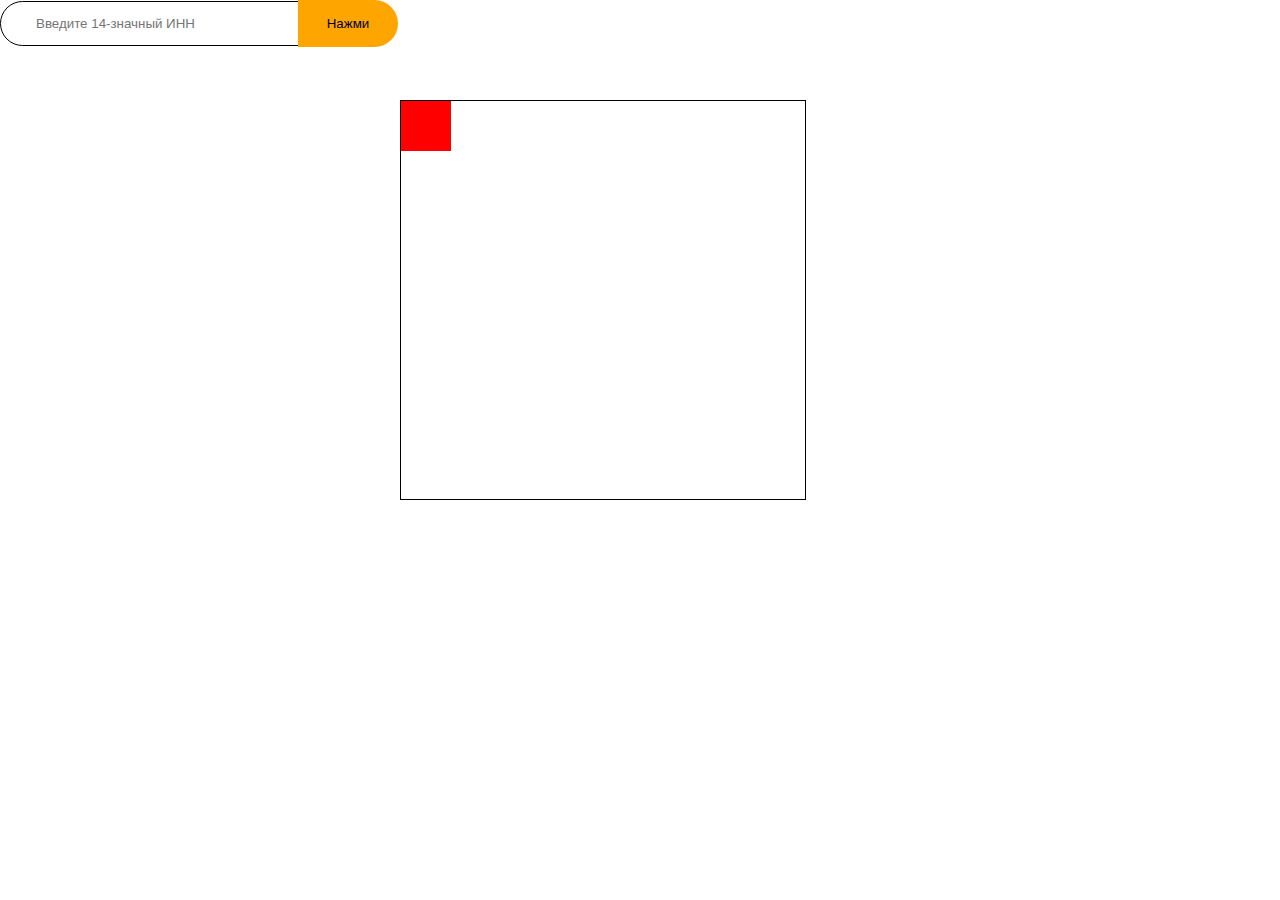
<file: DZ1/index.html>
<!DOCTYPE html>
<html lang="en">

<head>
  <meta charset="UTF-8">
  <meta http-equiv="X-UA-Compatible" content="IE=edge">
  <meta name="viewport" content="width=device-width, initial-scale=1.0">
  <title>Document</title>
  <link rel="stylesheet" href="css/style.css">
</head>

<body>
  <div class="block">
    <div class="block_mini">
      <form>
        <input class="idInput" type="text" placeholder="Введите 14-значный ИНН">
        <button class="btnClick" type="submit">Нажми</button>
        <span class="spanResult"></span>
      </form>
    </div>
  </div>

  <div class="blockBlock">
		<div class="blockk">
		</div>
	</div>


</body>
<script src="index.js"></script>

</html>
</file>
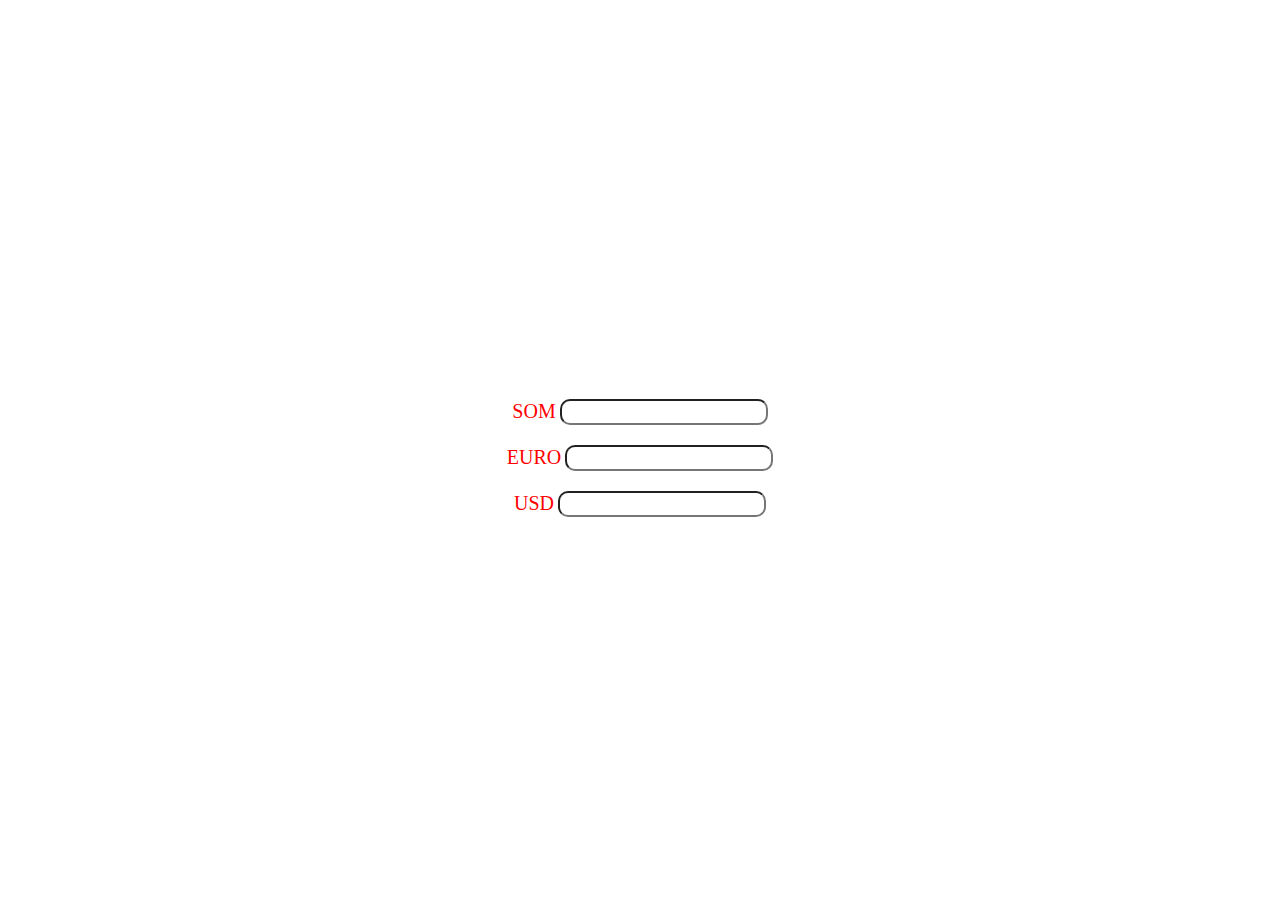
<file: dz5/index.html>
<!DOCTYPE html>
<html lang="en">
  <head>
    <meta charset="UTF-8">
    <meta http-equiv="X-UA-Compatible" content="IE=edge">
    <meta name="viewport" content="width=device-width, initial-scale=1.0">
    <title>Document</title>
  </head>
  <style>
    .wrapper{
      display: flex;
      justify-content: center;
      align-items: center;
      height: 100vh;
      flex-direction: column;
    }
    .som label{
      color: red;
      font-weight: 500;
      font-size: 20px;
    }
    .euro label {
      color: red;
      font-weight: 500;
      font-size: 20px;
    }
    .som input{
      border-radius: 10px;
      width: 200px;
      height: 20px;
      color: green;
      font-size: 18px;
      font-weight: 400;
    }
    .euro input {
      border-radius: 10px;
      width: 200px;
      height: 20px;
      font-size: 18px;
      font-weight: 400;
    }
    .euro {
      margin: 20px;
    }
    .usd label {
      color: red;
      font-weight: 500;
      font-size: 20px;
    }
    .usd input {
      border-radius: 10px;
      width: 200px;
      height: 20px;
      font-size: 18px;
      font-weight: 400;
    }
  </style>
  <body>
    <div class="wrapper">
      <div class="som">
        <label for="som">SOM</label>
        <input type="number" id="som">
      </div>
      <div class="euro">
        <label for="euro">EURO</label>
        <input type="number" id="euro">
      </div>
      <div class="usd">
        <label for="usd">USD</label>
        <input type="number" id="usd">
      </div>
    </div>
  </body>
  <script src="app.js"></script>
</html>
</file>
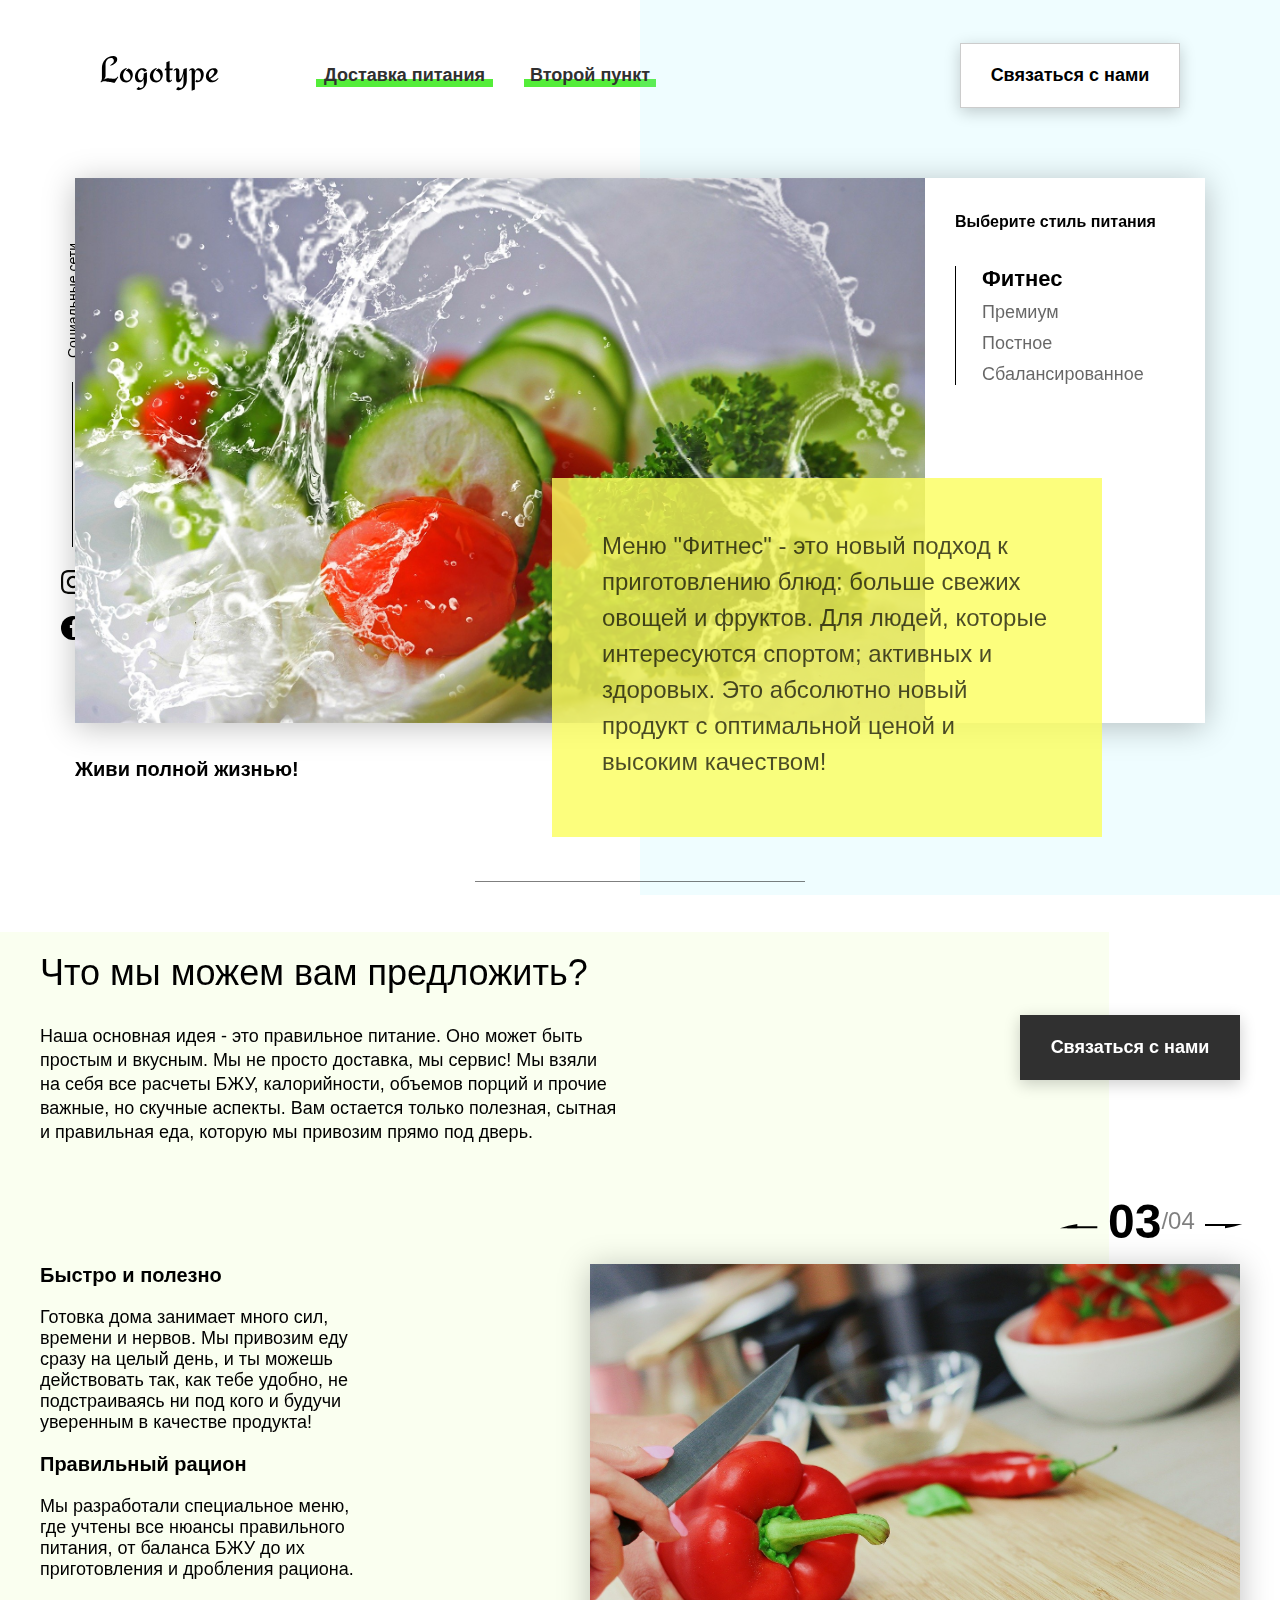
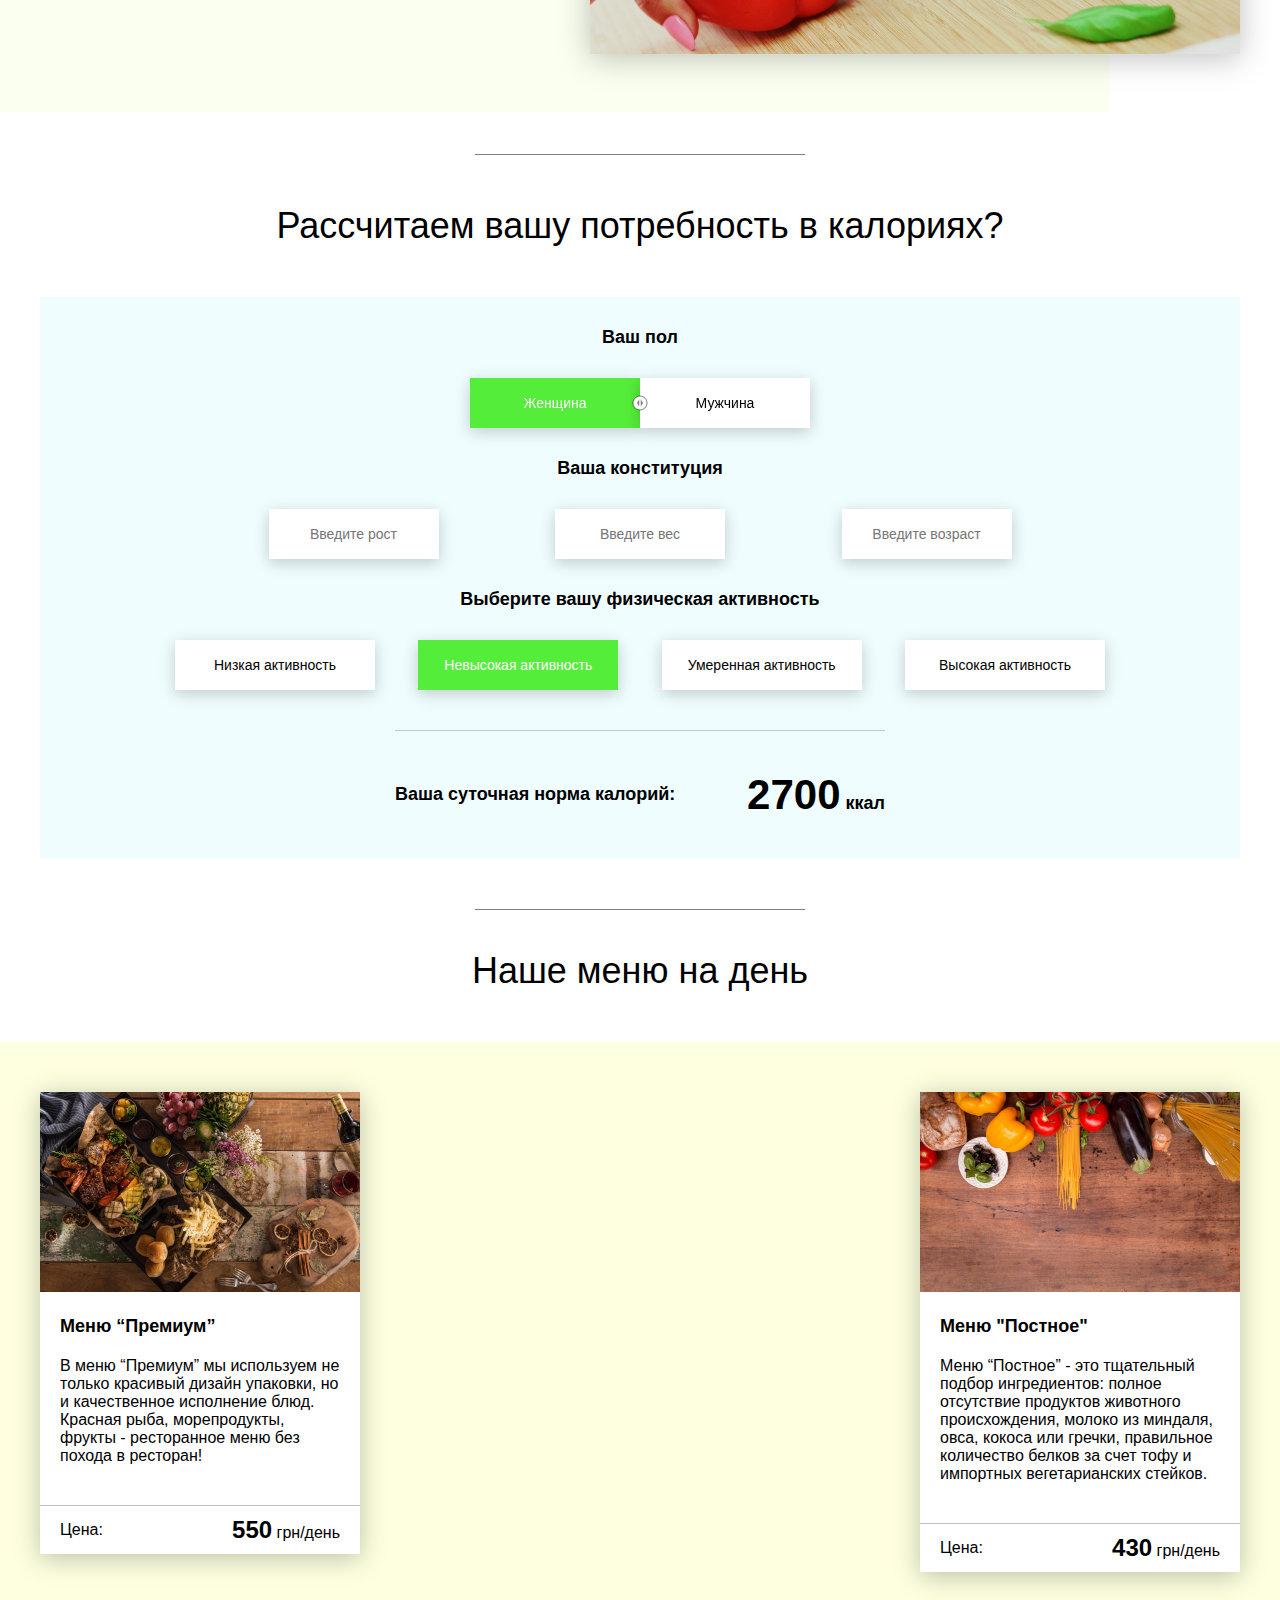
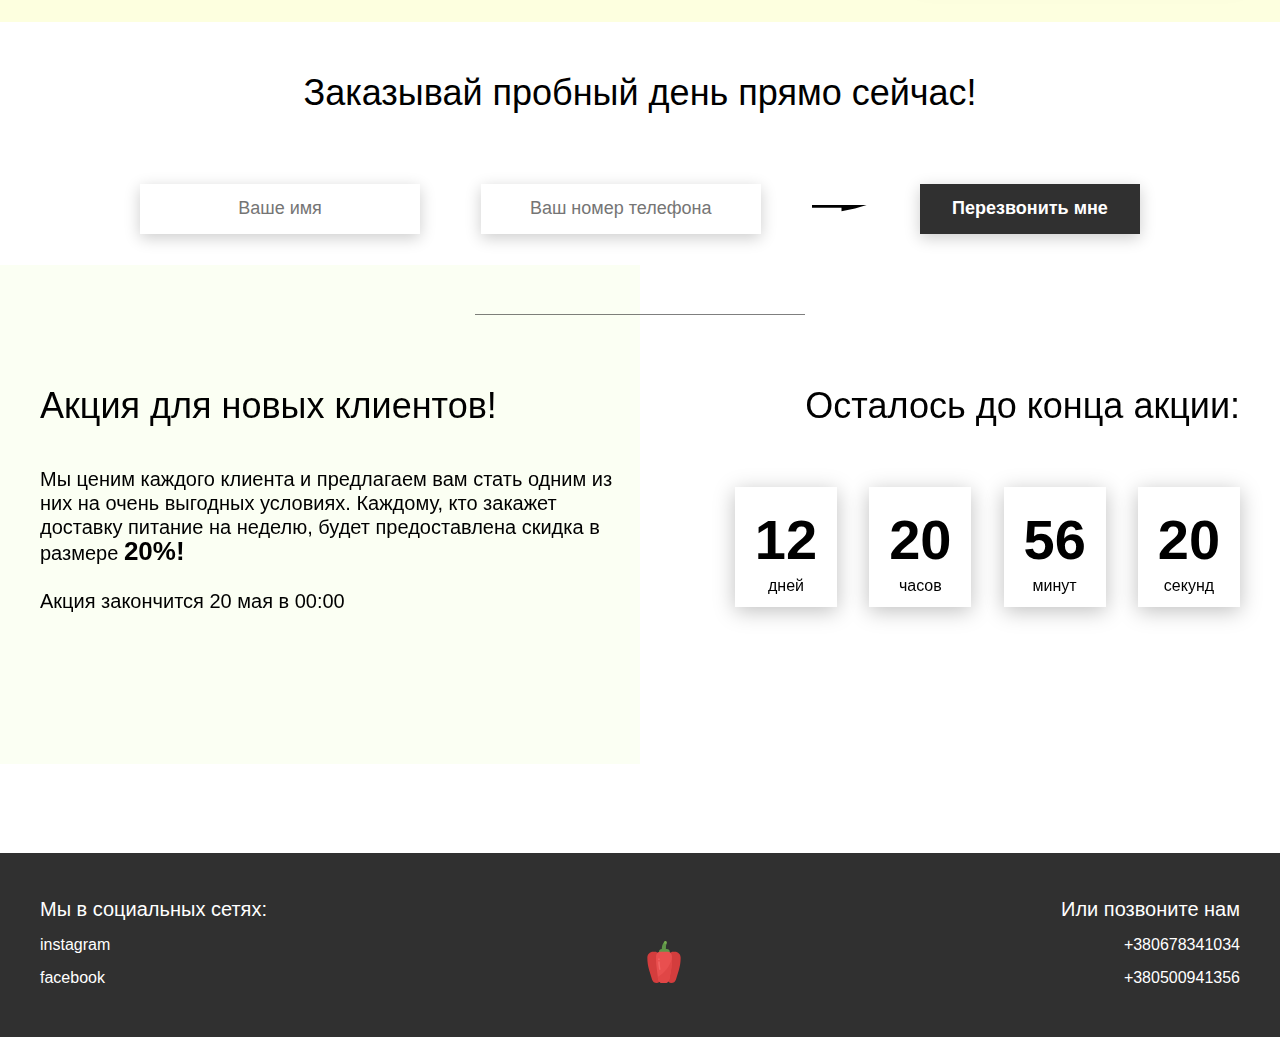
<file: example/index.html>
<!DOCTYPE html>
<html lang="en">
<head>
	<meta charset="UTF-8">
	<meta name="viewport" content="width=device-width, initial-scale=1.0">
	<title>Food</title>
	<link rel="stylesheet" href="css/style.css">
</head>
<body>
<header class="header">
	<div class="header__left-block">
		<div class="header__logo">
			<img src="icons/logo.svg" alt="Логотип">
		</div>
		<nav class="header__links">
			<a href="#" class="header__link">Доставка питания</a>
			<a href="#" class="header__link">Второй пункт</a>
		</nav>
	</div>
	<div class="header__right-block">
		<button data-modal class="btn btn_white">Связаться с нами</button>
	</div>
</header>
<div class="sidepanel">
	<div class="sidepanel__text"><span>Социальные сети</span></div>
	<div class="sidepanel__divider"></div>
	<a href="#" class="sidepanel__icon">
		<img src="icons/instagram.svg" alt="instagram">
	</a>
	<a href="#" class="sidepanel__icon">
		<img src="icons/facebook.svg" alt="facebook">
	</a>
</div>

<div class="preview">
	<div class="bgc_blue"></div>
	<div class="container">
		<div class="tabcontainer">
			<div class="tabcontent">
				<img src="js/tabs/vegy.jpg" alt="vegy">
				<div class="tabcontent__descr">
					Меню "Фитнес" - это новый подход к приготовлению блюд: больше свежих овощей и фруктов. Для людей,
					которые интересуются спортом; активных и здоровых. Это абсолютно новый продукт с оптимальной ценой и
					высоким качеством!
				</div>
			</div>
			<div class="tabcontent">
				<img src="js/tabs/elite.jpg" alt="elite">
				<div class="tabcontent__descr">
					Меню “Премиум” - мы используем не только красивый дизайн упаковки, но и качественное исполнение
					блюд. Красная рыба, морепродукты, фрукты - ресторанное меню без похода в ресторан!
				</div>
			</div>
			<div class="tabcontent">
				<img src="js/tabs/post.jpg" alt="post">
				<div class="tabcontent__descr">
					Наше специальное “Постное меню” - это тщательный подбор ингредиентов: полное отсутствие продуктов
					животного происхождения. Полная гармония с собой и природой в каждом элементе! Все будет Ом!
				</div>
			</div>
			<div class="tabcontent">
				<img src="js/tabs/hamburger.jpg" alt="vegy">
				<div class="tabcontent__descr">
					Меню "Сбалансированное" - это соответствие вашего рациона всем научным рекомендациям. Мы тщательно
					просчитываем вашу потребность в к/б/ж/у и создаем лучшие блюда для вас.
				</div>
			</div>
			<div class="tabheader">
				<h3>Выберите стиль питания</h3>
				<div class="tabheader__items">
					<div class="tabheader__item tabheader__item_active">Фитнес</div>
					<div class="tabheader__item">Премиум</div>
					<div class="tabheader__item">Постное</div>
					<div class="tabheader__item">Сбалансированное</div>
				</div>
			</div>
		</div>
		<div class="preview__life">Живи полной жизнью!</div>
	</div>
</div>

<div class="divider"></div>

<div class="offer">
	<div class="bgc_y"></div>
	<div class="container">
		<div class="offer__text">
			<h2 class="title">Что мы можем вам предложить?</h2>
			<div class="offer__descr">
				Наша основная идея - это правильное питание. Оно может быть простым и вкусным. Мы не просто доставка, мы
				сервис! Мы взяли на себя все расчеты БЖУ, калорийности, объемов порций и прочие важные, но скучные
				аспекты. Вам остается только полезная, сытная и правильная еда, которую мы привозим прямо под дверь.
			</div>
		</div>
		<div class="offer__action">
			<button data-modal class="btn btn_dark">Связаться с нами</button>
		</div>
	</div>
	<div class="container">
		<div class="offer__advantages">
			<h2>Быстро и полезно</h2>
			<div class="offer__advantages-text">
				Готовка дома занимает много сил, времени и нервов. Мы привозим еду сразу на целый день, и ты можешь
				действовать так, как тебе удобно, не подстраиваясь ни под кого и будучи уверенным в качестве продукта!
			</div>
			<h2>Правильный рацион</h2>
			<div class="offer__advantages-text">
				Мы разработали специальное меню, где учтены все нюансы правильного питания, от баланса БЖУ до их
				приготовления и дробления рациона.
			</div>
		</div>
		<div class="offer__slider">
			<div class="offer__slider-counter">
				<div class="offer__slider-prev">
					<img src="icons/left.svg" alt="prev">
				</div>
				<span id="current">03</span>
				/
				<span id="total">04</span>
				<div class="offer__slider-next">
					<img src="icons/right.svg" alt="next">
				</div>
			</div>
			<div class="offer__slider-wrapper">
				<div class="offer__slide">
					<img src="img/slider/pepper.jpg" alt="pepper">
				</div>
				<!-- <div class="offer__slide">
					<img src="img/slider/food-12.jpg" alt="food">
				</div>
				<div class="offer__slide">
					<img src="img/slider/olive-oil.jpg" alt="oil">
				</div>
				<div class="offer__slide">
					<img src="img/slider/paprika.jpg" alt="paprika">
				</div> -->
			</div>
		</div>
	</div>
</div>

<div class="divider"></div>

<div class="calculating">
	<div class="container">
		<h2 class="title">Рассчитаем вашу потребность в калориях?
		</h2>
		<div class="calculating__field">
			<div class="calculating__subtitle">
				Ваш пол
			</div>
			<div class="calculating__choose" id="gender">
				<div class="calculating__choose-item calculating__choose-item_active">Женщина</div>
				<div class="calculating__choose-item">Мужчина</div>
			</div>

			<div class="calculating__subtitle">
				Ваша конституция
			</div>
			<div class="calculating__choose calculating__choose_medium">
				<input type="text" id="height" placeholder="Введите рост" class="calculating__choose-item">
				<input type="text" id="weight" placeholder="Введите вес" class="calculating__choose-item">
				<input type="text" id="age" placeholder="Введите возраст" class="calculating__choose-item">
			</div>

			<div class="calculating__subtitle">
				Выберите вашу физическая активность
			</div>
			<div class="calculating__choose calculating__choose_big">
				<div id="low" class="calculating__choose-item">Низкая активность</div>
				<div id="small" class="calculating__choose-item calculating__choose-item_active">Невысокая активность
				</div>
				<div id="medium" class="calculating__choose-item">Умеренная активность</div>
				<div id="high" class="calculating__choose-item">Высокая активность</div>
			</div>

			<div class="calculating__divider"></div>

			<div class="calculating__total">
				<div class="calculating__subtitle">
					Ваша суточная норма калорий:
				</div>
				<div class="calculating__result">
					<span>2700</span> ккал
				</div>
			</div>
		</div>
	</div>
</div>

<div class="divider"></div>

<div class="menu">
	<h2 class="title">Наше меню на день</h2>

	<div class="menu__field">
		<div id="cardWrapper" class="container">
			<div class="menu__item">
				<img src="js/tabs/elite.jpg" alt="elite">
				<h3 class="menu__item-subtitle">Меню “Премиум”</h3>
				<div class="menu__item-descr">В меню “Премиум” мы используем не только красивый дизайн упаковки, но и
					качественное исполнение блюд. Красная рыба, морепродукты, фрукты - ресторанное меню без похода в
					ресторан!
				</div>
				<div class="menu__item-divider"></div>
				<div class="menu__item-price">
					<div class="menu__item-cost">Цена:</div>
					<div class="menu__item-total"><span>550</span> грн/день</div>
				</div>
			</div>
			<div class="menu__item">
				<img src="js/tabs/post.jpg" alt="post">
				<h3 class="menu__item-subtitle">Меню "Постное"</h3>
				<div class="menu__item-descr">Меню “Постное” - это тщательный подбор ингредиентов: полное отсутствие
					продуктов животного происхождения, молоко из миндаля, овса, кокоса или гречки, правильное количество
					белков за счет тофу и импортных вегетарианских стейков.
				</div>
				<div class="menu__item-divider"></div>
				<div class="menu__item-price">
					<div class="menu__item-cost">Цена:</div>
					<div class="menu__item-total"><span>430</span> грн/день</div>
				</div>
			</div>
		</div>
	</div>
</div>

<div class="order">
	<div class="container">
		<div class="title">Заказывай пробный день прямо сейчас!</div>
		<form action="#" class="order__form">
			<input required placeholder="Ваше имя" name="name" type="text" class="order__input">
			<input required placeholder="Ваш номер телефона" name="phone" type="phone" class="order__input">
			<img src="icons/right.svg" alt="right">
			<button class="btn btn_dark btn_min">Перезвонить мне</button>
		</form>
	</div>
</div>

<div class="divider"></div>

<div class="promotion">
	<div class="bgc_y"></div>
	<div class="container">
		<div class="promotion__text">
			<div class="title">Акция для новых клиентов!</div>
			<div class="promotion__descr">
				Мы ценим каждого клиента и предлагаем вам стать одним из них на очень выгодных условиях.
				Каждому, кто закажет доставку питание на неделю, будет предоставлена скидка в размере <span>20%!</span>
				<br><br>
				Акция закончится 20 мая в 00:00
			</div>
		</div>
		<div class="promotion__timer">
			<div class="title">Осталось до конца акции:</div>
			<div class="timer">
				<div class="timer__block">
					<span id="days">12</span>
					дней
				</div>
				<div class="timer__block">
					<span id="hours">20</span>
					часов
				</div>
				<div class="timer__block">
					<span id="minutes">56</span>
					минут
				</div>
				<div class="timer__block">
					<span id="seconds">20</span>
					секунд
				</div>
			</div>
		</div>
	</div>
</div>

<footer class="footer">
	<div class="container">
		<div class="social">
			<div class="subtitle">Мы в социальных сетях:</div>
			<a href="#" class="link">instagram</a>
			<a href="#" class="link">facebook</a>
		</div>
		<div class="pepper">
			<img src="icons/veg.svg" alt="pepper">
		</div>
		<div class="call">
			<div class="subtitle">Или позвоните нам</div>
			<a href="#" class="link">+380678341034</a>
			<a href="#" class="link">+380500941356</a>
		</div>
	</div>
</footer>

<div class="modal">
	<div class="modal__dialog">
		<div class="modal__content">
			<form action="#">
				<div class="modal__close">&times;</div>
				<div class="modal__title">Мы свяжемся с вами как можно быстрее!</div>
				<input required placeholder="Ваше имя" name="name" type="text" class="modal__input">
				<input required placeholder="Ваш номер телефона" name="phone" type="phone" class="modal__input">
				<button class="btn btn_dark btn_min">Перезвонить мне</button>
			</form>
		</div>
	</div>
</div>
<script src="js/app.js"></script>
</body>
</html>
</file>
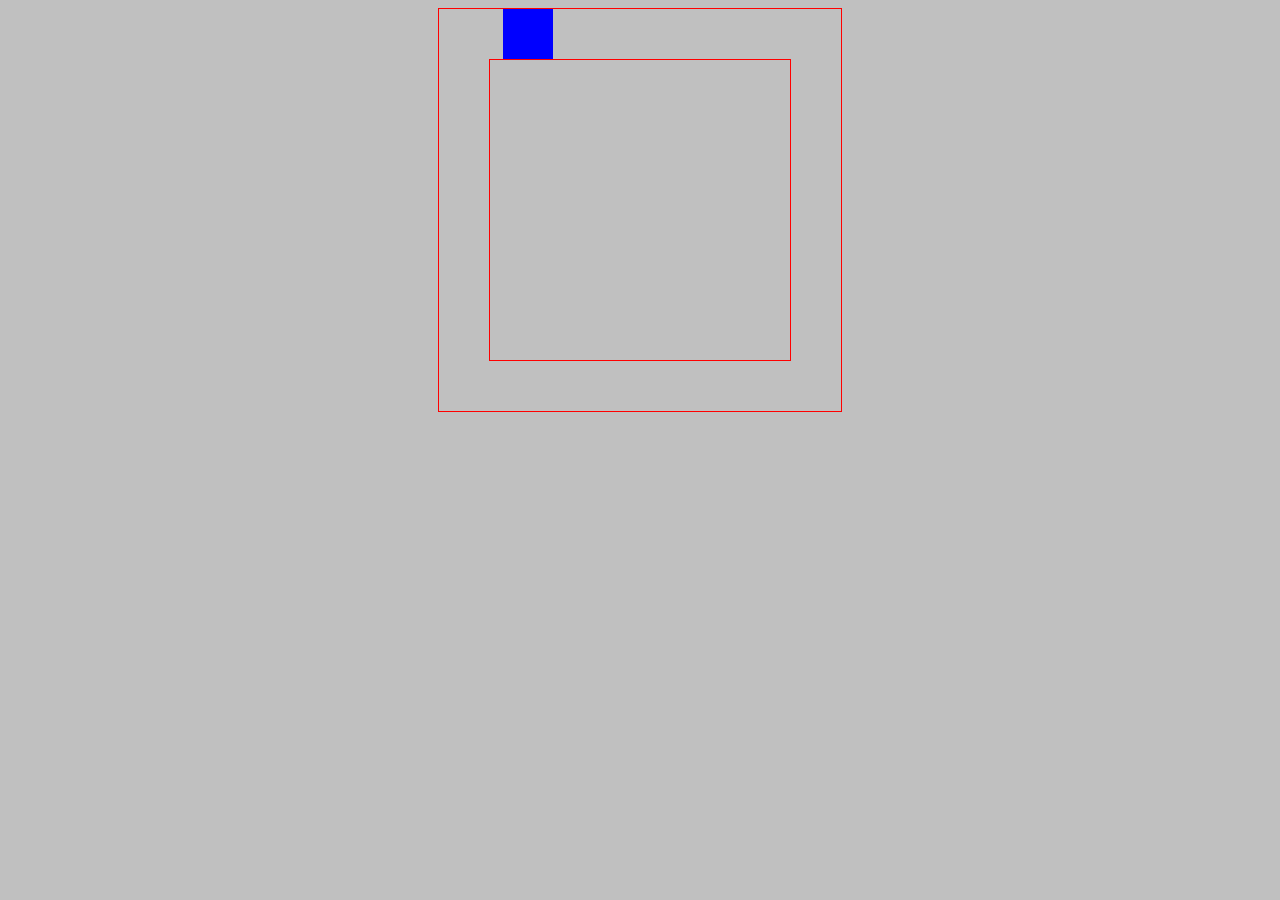
<file: дз2/Index.html>
<!DOCTYPE html>
<html lang="en">

<head>
  <meta charset="UTF-8">
  <meta http-equiv="X-UA-Compatible" content="IE=edge">
  <meta name="viewport" content="width=device-width, initial-scale=1.0">
  <title>Document</title>
  <style>

    body {
      background-color: silver;
      display: flex;
      justify-content: center;
      align-items: center;
    }

    .box {
      position: relative;
      width: 402px;
      height: 402px;
      border: 1px solid red;
    }

    .block {
      position: absolute;
      width: 50px;
      height: 50px;
      background-color: blue;
    }

    .block2 {
      position: relative;
      width: 300px;
      height: 300px;
      border: 1px solid red;
      top: 50px;
      left: 50px;
    }
  </style>
</head>

<body>
  <div class="box">
    <div class="block"></div>
    <div class="block2"></div>
  </div>
</body>
<script src="asss.js"></script>

</html>
</file>
<file: DZ1/css/style.css>
* {
  padding: 0;
  margin: 0;
  box-sizing: border-box;
}
.block {
  position: relative;
}
.block_mini {
  position: absolute;
}

form {
  position: absolute;
}

.idInput {
  width: 300px;
  height: 45px;
  border-radius: 30px 0 0 30px;
  border: none;
  padding-left: 35px;
  border: 1px solid black;
}

button {
  position: relative;
  left: -2px;
  width: 100px;
  height: 47px;
  border-radius: 0 30px 30px 0;
  border: none;
  background-color: #ffa500;
  border: 1 px solid black;
}
form {
  display: flex;
  justify-content: center;
  align-items: center;
}

span {
  padding-top: 30px;
}

/* Второе задание */
.blockBlock {
  top: 100px;
  left: 400px;
  width: 406px;
  height: 400px;
  position: relative;
  border: 1px solid black;
}

.blockk {
  position: relative;
  width: 50px;
  height: 50px;
  background-color: red;
}

.idResult {
  font-size: 30px;
}
</file>
<file: example/css/style.css>
* {
    box-sizing: border-box;
    margin: 0;
    padding: 0;
    font-family: Roboto, sans-serif;
}

a {
    text-decoration: none;
}

.btn {
    width: 220px;
    height: 65px;
    display: flex;
    justify-content: center;
    align-items: center;
    background-color: #fff;
    font-size: 18px;
    font-weight: 700;
    border: 1px solid rgba(0, 0, 0, 0.2);
    box-shadow: 0 4px 15px rgba(0, 0, 0, 0.2);
    cursor: pointer;
    transition: 0.3s all;
    outline: 0;
}

.btn_white {
    background-color: #fff;
}

.btn_dark {
    background-color: #303030;
    color: #fff;
    border: none;
}

.btn_min {
    height: 50px;
}

.btn:hover {
    box-shadow: 0 4px 30px rgba(0, 0, 0, 0.3);
}

.container {
    max-width: 1200px;
    margin: 0 auto;
}

.divider {
    width: 330px;
    height: 1px;
    margin: 0 auto;
    background-color: rgba(0, 0, 0, 0.5);
}

.title {
    font-size: 36px;
    font-weight: 400;
}

.header {
    display: flex;
    justify-content: space-between;
    align-items: center;
    height: 150px;
    padding: 0 100px;
}

.header__left-block {
    display: flex;
    justify-content: space-between;
    min-width: 550px;
}

.header__logo {
    max-width: 170px;
}

.header__logo img {
    width: 100%;
}

.header__links {
    display: flex;
    align-items: center;
}

.header__link {
    position: relative;
    margin-right: 45px;
    font-weight: 700;
    font-size: 18px;
    color: #303030;
}

.header__link:after {
    content: "";
    position: absolute;
    display: block;
    width: 110%;
    left: -5%;
    bottom: -1px;
    z-index: -1;
    height: 8px;
    background: #54ed39;
}

.header__link:last-child {
    margin-right: 0;
}

.sidepanel {
    position: fixed;
    left: 60px;
    top: 240px;
    height: 400px;
    width: 25px;
    display: flex;
    flex-direction: column;
    justify-content: space-between;
    align-items: center;
}

.sidepanel__text {
    width: 120px;
    height: 120px;
    font-size: 14px;
}

.sidepanel__text span {
    display: flex;
    transform: rotate(-90deg) translateX(-50px);
}

.sidepanel__divider {
    width: 1px;
    height: 165px;
    background-color: #000;
}

.sidepanel__icon {
    width: 24px;
    height: 24px;
}

.sidepanel__icon img {
    width: 100%;
}

.preview {
    padding: 28px 0 100px 0;
    position: relative;
}

.preview__life {
    font-weight: 700;
    font-size: 20px;
    margin-left: 35px;
    margin-top: 35px;
}

.bgc_blue {
    position: absolute;
    right: 0;
    top: -155px;
    width: 50vw;
    height: 900px;
    background: rgba(146, 242, 255, 0.15);
    z-index: -1;
}

.tabcontainer {
    display: flex;
    width: 1130px;
    margin: 0 auto;
    box-shadow: 0 4px 30px rgba(0, 0, 0, 0.25);
}

.tabcontent {
    width: 850px;
    position: relative;
}

.tabcontent img {
    width: 100%;
    height: 100%;
    object-fit: cover;
}

.tabcontent__descr {
    position: absolute;
    top: 300px;
    right: -177px;
    width: 550px;
    height: 359px;
    background: rgba(251, 254, 93, 0.8);
    padding: 50px;
    font-size: 24px;
    font-weight: 300;
    line-height: 36px;
    color: rgba(0, 0, 0, 0.7);
}

.tabheader {
    width: 280px;
    padding: 35px 30px;
    background-color: #fff;
}

.tabheader h3 {
    font-weight: 700;
    font-size: 16px;
}

.tabheader__items {
    margin-top: 35px;
    padding-left: 26px;
    border-left: 1px solid #000;
}

.tabheader__item {
    font-weight: 700;
    font-size: 18px;
    font-weight: 300;
    margin-top: 10px;
    color: rgba(0, 0, 0, 0.6);
    cursor: pointer;
    transition: 0.3s all;
}

.tabheader__item_active {
    color: #000;
    font-size: 22px;
    font-weight: 700;
}

.offer {
    padding: 70px 0 100px 0;
    position: relative;
}

.offer .container {
    display: flex;
    justify-content: space-between;
}

.offer .bgc_y {
    position: absolute;
    width: 1109px;
    height: 780px;
    background: rgba(243, 255, 222, 0.45);
    z-index: -1;
    top: 50px;
}

.offer__text {
    width: 580px;
}

.offer__descr {
    font-size: 18px;
    margin-top: 30px;
    font-weight: 300;
    line-height: 24px;
}

.offer__action {
    display: flex;
    align-items: center;
    justify-content: flex-end;
}

.offer__advantages {
    width: 330px;
    margin-top: 50px;
}

.offer__advantages h2 {
    font-weight: 700;
    font-size: 20px;
    margin-top: 20px;
}

.offer__advantages h2:first-child {
    margin-top: 70px;
}

.offer__advantages-text {
    margin-top: 20px;
    font-size: 18px;
    font-weight: 300;
    line-height: 21px;
}

.offer__slider {
    width: 650px;
    margin-top: 50px;
    display: flex;
    flex-direction: column;
    align-items: flex-end;
}

.offer__slider-counter {
    display: flex;
    width: 180px;
    align-items: center;
    font-size: 24px;
    color: rgba(0, 0, 0, 0.5);
}

.offer__slider-wrapper {
    width: 100%;
    margin-top: 15px;
    box-shadow: 0 4px 30px rgba(0, 0, 0, 0.25);
}

.offer__slider-prev {
    margin-right: 10px;
    cursor: pointer;
}

.offer__slider-next {
    margin-left: 10px;
    cursor: pointer;
}

.offer__slider #current {
    font-size: 48px;
    font-weight: 700;
    color: #000;
}

.offer__slide {
    width: 100%;
    height: 390px;
}

.offer__slide img {
    width: 100%;
    height: 100%;
    object-fit: cover;
}

.calculating {
    padding: 50px 0;
}

.calculating .title {
    text-align: center;
}

.calculating__field {
    width: 100%;
    margin-top: 50px;
    background: rgba(146, 242, 255, 0.15);
    padding: 30px 0 40px 0;
}

.calculating__subtitle {
    text-align: center;
    font-size: 18px;
    font-weight: 700;
    margin-top: 30px;
}

.calculating__subtitle:first-child {
    margin-top: 0;
}

.calculating #gender:after {
    content: "";
    position: absolute;
    top: 50%;
    transform: translateY(-50%);
    display: block;
    width: 16px;
    height: 16px;
    background: url(../icons/switch.svg) center center/cover no-repeat;
}

.calculating__choose {
    position: relative;
    display: flex;
    margin-top: 30px;
    justify-content: center;
}

.calculating__choose-item {
    display: flex;
    align-items: center;
    justify-content: center;
    width: 170px;
    height: 50px;
    padding: 0 10px;
    background: #fff;
    box-shadow: 0 4px 15px rgba(0, 0, 0, 0.2);
    border: none;
    text-align: center;
    font-size: 14px;
    cursor: pointer;
    outline: 0;
    transition: 0.3s all;
}

.calculating__choose-item_active {
    color: #fff;
    background-color: #54ed39;
}

.calculating__choose_medium {
    width: 743px;
    justify-content: space-between;
    margin: 30px auto 0 auto;
}

.calculating__choose_big {
    width: 930px;
    justify-content: space-between;
    margin: 30px auto 0 auto;
}

.calculating__choose_big .calculating__choose-item {
    width: 200px;
}

.calculating__divider {
    width: 490px;
    height: 1px;
    margin: 40px auto;
    background-color: rgba(0, 0, 0, 0.2);
}

.calculating__total {
    width: 490px;
    margin: 0 auto;
    display: flex;
    justify-content: space-between;
    align-items: center;
}

.calculating__result {
    font-size: 18px;
    font-weight: 700;
}

.calculating__result span {
    font-size: 42px;
}

.menu {
    padding: 40px 0 50px 0;
}

.menu .container {
    display: flex;
    justify-content: space-between;
    align-items: flex-start;
}

.menu .title {
    text-align: center;
}

.menu__field {
    margin-top: 50px;
    padding: 50px 0;
    width: 100%;
    background: rgba(249, 254, 126, 0.25);
}

.menu__item {
    width: 320px;
    min-height: 450px;
    background: #fff;
    box-shadow: 0 4px 25px rgba(0, 0, 0, 0.25);
    font-size: 16px;
    font-weight: 300;
}

.menu__item img {
    width: 100%;
    height: 200px;
    object-fit: cover;
}

.menu__item-subtitle {
    font-weight: 700;
    font-size: 18px;
    padding: 0 20px;
    margin-top: 20px;
}

.menu__item-descr {
    margin-top: 20px;
    padding: 0 20px;
}

.menu__item-divider {
    width: 100%;
    height: 1px;
    background-color: rgba(0, 0, 0, 0.25);
    margin-top: 40px;
}

.menu__item-price {
    display: flex;
    justify-content: space-between;
    align-items: center;
    padding: 10px 20px;
}

.menu__item-price span {
    font-size: 24px;
    font-weight: 700;
}

.order {
    padding-bottom: 80px;
}

.order .title {
    text-align: center;
}

.order__form {
    margin-top: 70px;
    padding: 0 100px;
    display: flex;
    justify-content: space-between;
    align-items: center;
}

.order__form img {
    transform: scale(1.5);
}

.order__input {
    width: 280px;
    height: 50px;
    background: #fff;
    box-shadow: 0 4px 15px rgba(0, 0, 0, 0.2);
    border: none;
    font-size: 18px;
    text-align: center;
    padding: 0 20px;
    outline: 0;
}

.promotion {
    padding: 70px 0 240px 0;
    position: relative;
}

.promotion .container {
    display: flex;
}

.promotion .bgc_y {
    position: absolute;
    width: 50%;
    height: 499px;
    background: rgba(243, 255, 222, 0.35);
    z-index: -1;
    top: -50px;
    left: 0;
}

.promotion__text {
    width: 50%;
}

.promotion__descr {
    margin-top: 40px;
    font-size: 20px;
    line-height: 24px;
    font-weight: 300;
}

.promotion__descr span {
    font-weight: 700;
    font-size: 26px;
}

.promotion__timer {
    width: 50%;
}

.promotion__timer .title {
    text-align: right;
}

.promotion__timer .timer {
    margin-top: 60px;
    padding-left: 95px;
    display: flex;
    justify-content: space-between;
    align-items: center;
}

.promotion__timer .timer__block {
    width: 102px;
    height: 120px;
    background: #fff;
    box-shadow: 0 4px 20px rgba(0, 0, 0, 0.25);
    font-size: 16px;
    font-weight: 300;
    text-align: center;
}

.promotion__timer .timer__block span {
    display: block;
    margin-top: 20px;
    margin-bottom: 5px;
    font-size: 56px;
    font-weight: 700;
}

.footer {
    min-height: 180px;
    background-color: #303030;
    padding: 45px 0 50px 0;
    color: #fff;
}

.footer .container {
    height: 100%;
    display: flex;
    justify-content: space-between;
    align-items: flex-end;
}

.footer .subtitle {
    font-size: 20px;
}

.footer .link {
    display: block;
    margin-top: 15px;
    font-size: 16px;
    color: #fff;
}

.footer .call {
    text-align: right;
}

.modal {
    position: fixed;
    top: 0;
    left: 0;
    z-index: 1050;
    display: none;
    width: 100%;
    height: 100%;
    overflow: hidden;
    background-color: rgba(0, 0, 0, 0.5);
}

.modal__dialog {
    max-width: 500px;
    margin: 40px auto;
}

.modal__content {
    position: relative;
    width: 100%;
    padding: 40px;
    background-color: #fff;
    border: 1px solid rgba(0, 0, 0, 0.2);
    border-radius: 4px;
    max-height: 80vh;
    overflow-y: auto;
}

.modal__close {
    position: absolute;
    top: 8px;
    right: 14px;
    font-size: 30px;
    color: #000;
    opacity: 0.5;
    font-weight: 700;
    border: none;
    background-color: transparent;
    cursor: pointer;
}

.modal__title {
    text-align: center;
    font-size: 22px;
    text-transform: uppercase;
}

.modal__input {
    display: block;
    margin: 20px auto 20px auto;
    width: 280px;
    height: 50px;
    background: #fff;
    box-shadow: 0 4px 15px rgba(0, 0, 0, 0.2);
    border: none;
    font-size: 18px;
    text-align: center;
    padding: 0 20px;
    outline: 0;
}

.modal .btn {
    display: block;
    width: 280px;
    margin: 0 auto;
}
.hide {
    display: none;
}
.show {
    display: block;
}
.fade {
    animation: fade 1.7s linear;
}

@keyframes fade {
    0% {
        opacity: .1;
    }
    100% {
        opacity: 1;
    }
}
</file>
